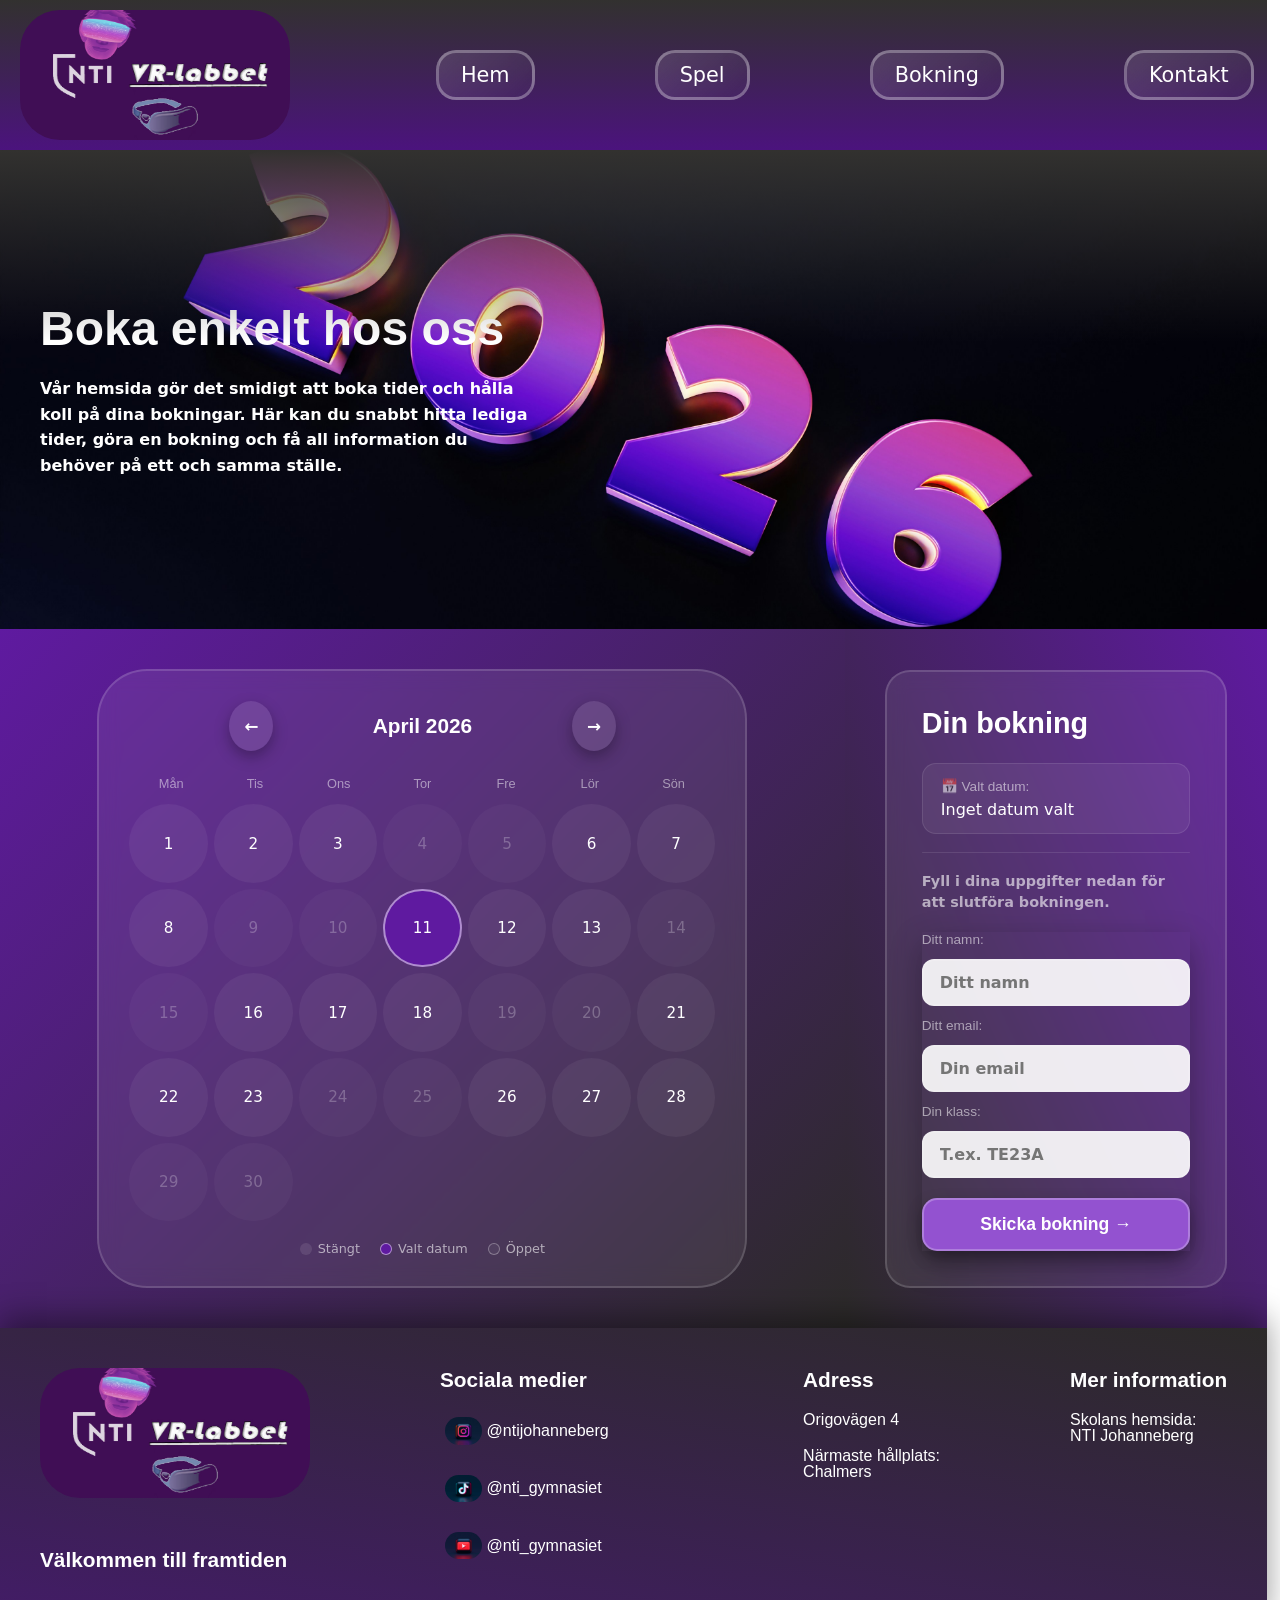
<file: boka.html>
<!DOCTYPE html>
<html lang="en">

<head>
    <meta charset="UTF-8">
    <meta name="viewport" content="width=device-width, initial-scale=1.0">
    <link rel="stylesheet" href="css/style.css">
    <title>VR-Bokningsida</title>
</head>

<body>
    <div id="wrapper_bokning">
        <header>
            <img class="logga" src="img/Logga_slutprojekt.jpg" alt="logga">
        </header>
        <nav>
            <button id="btnOpen">☰</button>
            <div id="nav-links">
                <button id="btnClose">✕</button>
                <a class="menu" href="index.html">Hem</a>
                <a class="menu" href="spel.html">Spel</a>
                <a class="menu" href="boka.html">Bokning</a>
                <a class="menu" href="kontakt.html">Kontakt</a>
            </div>
        </nav>
        <main id="main_kalender">
            <h2>Boka enkelt hos oss</h2>
            <p id="undertext">Vår hemsida gör det smidigt att boka tider och hålla koll på dina bokningar. Här kan du
                snabbt hitta lediga tider, göra en bokning och få all information du behöver på ett och samma ställe.
            </p>
        </main>
        <section id="kalender">
            <div id="kalender-container">
                <div id="kalender-header">
                    <button class="arrow" id="prevMonth">←</button>
                    <h3 id="kalender-month">April 2026</h3>
                    <button class="arrow" id="nextMonth">→</button>
                </div>
                <div id="kalender-dagar">
                    <span class="dag-namn">Mån</span>
                    <span class="dag-namn">Tis</span>
                    <span class="dag-namn">Ons</span>
                    <span class="dag-namn">Tor</span>
                    <span class="dag-namn">Fre</span>
                    <span class="dag-namn">Lör</span>
                    <span class="dag-namn">Sön</span>
                </div>
                <div id="kalender-grid">
                    <div class="dag">1</div>
                    <div class="dag">2</div>
                    <div class="dag">3</div>
                    <div class="dag ledig">4</div>
                    <div class="dag ledig">5</div>
                    <div class="dag">6</div>
                    <div class="dag">7</div>
                    <div class="dag">8</div>
                    <div class="dag ledig">9</div>
                    <div class="dag ledig">10</div>
                    <div class="dag vald">11</div>
                    <div class="dag">12</div>
                    <div class="dag">13</div>
                    <div class="dag ledig">14</div>
                    <div class="dag ledig">15</div>
                    <div class="dag">16</div>
                    <div class="dag">17</div>
                    <div class="dag">18</div>
                    <div class="dag ledig">19</div>
                    <div class="dag ledig">20</div>
                    <div class="dag">21</div>
                    <div class="dag">22</div>
                    <div class="dag">23</div>
                    <div class="dag ledig">24</div>
                    <div class="dag ledig">25</div>
                    <div class="dag">26</div>
                    <div class="dag">27</div>
                    <div class="dag">28</div>
                    <div class="dag ledig">29</div>
                    <div class="dag ledig">30</div>
                </div>
                <div id="kalender-legend">
                    <span class="legend-item"><span class="legend-dot ledig-dot"></span>Stängt</span>
                    <span class="legend-item"><span class="legend-dot vald-dot"></span>Valt datum</span>
                    <span class="legend-item"><span class="legend-dot oppet-dot"></span>Öppet</span>
                </div>
            </div>
        </section>
        <aside id="check_out">
            <div id="bokning-info">
                <h4>Din bokning</h4>
                <div class="bokning-valt">
                    <span class="bokning-label">📅 Valt datum:</span>
                    <span class="bokning-value" id="valt-datum">Inget datum valt</span>
                </div>
                <div class="bokning-divider"></div>
                <p class="bokning-instruktion">Fyll i dina uppgifter nedan för att slutföra bokningen.</p>
                <form id="bokning-form">
                    <label class="bokning-label" for="namn">Ditt namn:</label>
                    <input type="text" id="namn" name="namn" placeholder="Ditt namn" required>

                    <label class="bokning-label" for="email">Ditt email:</label>
                    <input type="email" id="email" name="email" placeholder="Din email" required>

                    <label class="bokning-label" for="klass">Din klass:</label>
                    <input type="text" id="klass" name="klass" placeholder="T.ex. TE23A" required>

                    <button type="submit" id="boka-btn">Skicka bokning →</button>
                </form>
            </div>
        </aside>
        <footer>
            <div id="f1">
                <img class="logga" src="img/Logga_slutprojekt.jpg" alt="logga">
                <h4>Välkommen till framtiden</h4>
            </div>
            <div id="f2">
                <h4>Sociala medier</h4>
                <a class="ft_text" href="https://www.instagram.com/ntijohanneberg/"><img class="ikon"
                        src="img/alexander-shatov-71Qk8ODIBko-unsplash.jpg" alt="insta">@ntijohanneberg</a>
                <a class="ft_text" href="https://www.youtube.com/channel/UCf7DmB9NKTJ86MOn4sPON3w"><img class="ikon"
                        src="img/alexander-shatov-I4p0FcjDBJI-unsplash.jpg" alt="youtube">@nti_gymnasiet</a>
                <a class="ft_text" href="https://www.tiktok.com/@nti_gymnasiet"><img class="ikon"
                        src="img/alexander-shatov-niUkImZcSP8-unsplash.jpg" alt="tiktok">@nti_gymnasiet</a>
            </div>
            <div id="f3">
                <h4>Adress</h4>
                <a class="ft_text"
                    href="https://www.google.com/maps?sca_esv=57d8031efe13a3fc&rlz=1C1GCEA_enSE1124SE1124&lsig=AB86z5VBpsnC34sSnODE3oDFwEGX&biw=1707&bih=735&dpr=1.13&um=1&ie=UTF-8&fb=1&gl=se&sa=X&geocode=KTHA5rAM809GMamSQcuj4RIF&daddr=Origov%C3%A4gen+4,+412+58+G%C3%B6teborg">Origovägen
                    4</a>
                <a class="ft_text" href="https://www.vasttrafik.se/reseplanering/hallplatser/9021014001960000/">Närmaste
                    hållplats: <br> Chalmers</a>
            </div>
            <div id="f4">
                <h4>Mer information</h4>
                <a class="ft_text" href="https://ntigymnasiet.se/johanneberg/">Skolans hemsida: <br>NTI Johanneberg</a>
            </div>
        </footer>
    </div>
    <script src="js/main.js"></script>
    </body>
</html>
</file>
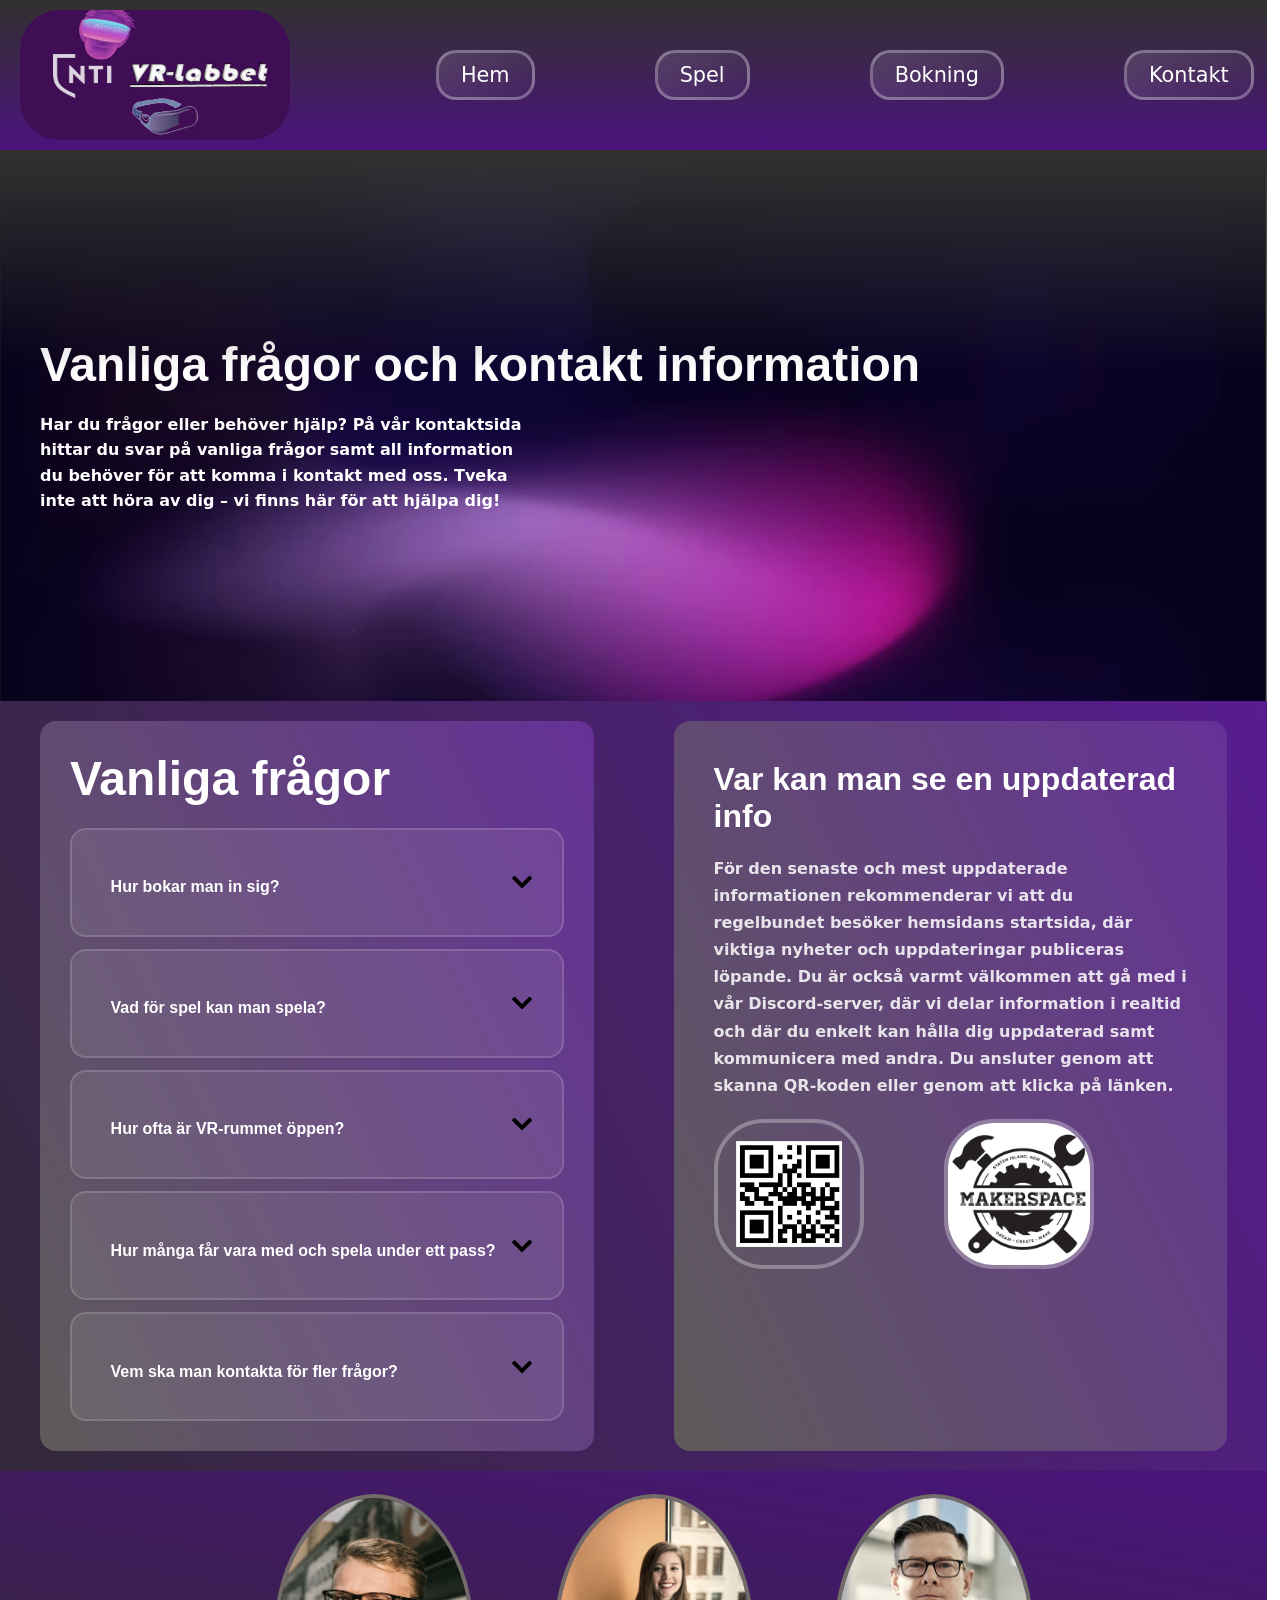
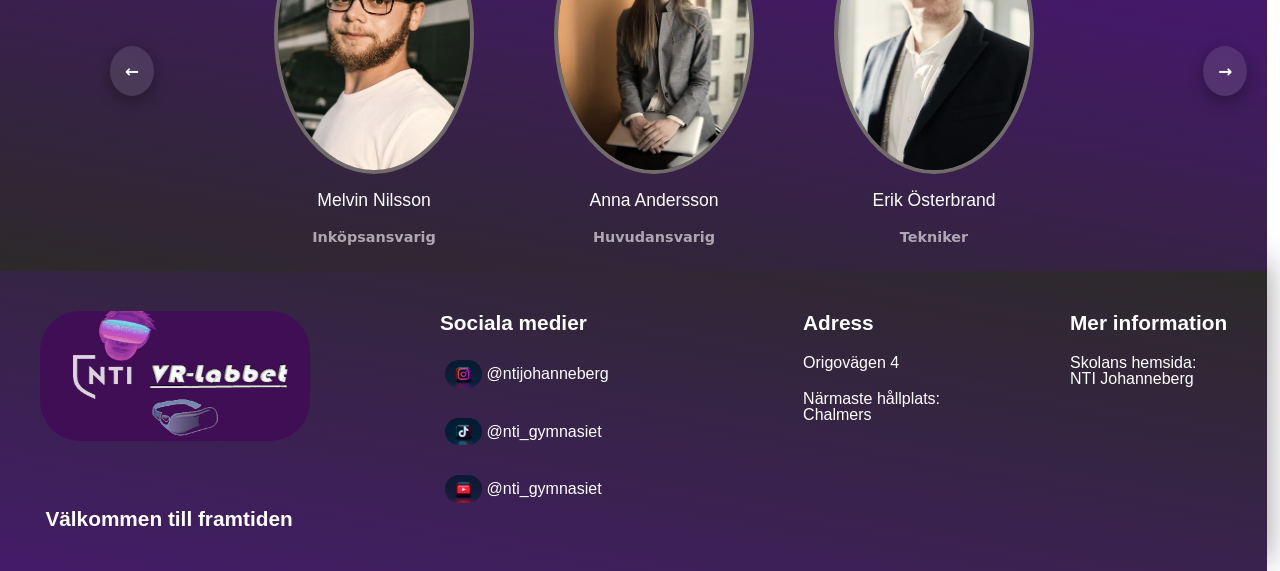
<file: kontakt.html>
<!DOCTYPE html>
<html lang="en">

<head>
    <meta charset="UTF-8">
    <meta name="viewport" content="width=device-width, initial-scale=1.0">
    <link rel="stylesheet" href="css/style.css">
    <title>VR-kontaktsida</title>
</head>

<body>
    <div id="wrapper_kontakt">
        <header>
            <img class="logga" src="img/Logga_slutprojekt.jpg" alt="logga">
        </header>
        <nav>
            <button id="btnOpen">☰</button>
            <div id="nav-links">
                <button id="btnClose">✕</button>
                <a class="menu" href="index.html">Hem</a>
                <a class="menu" href="spel.html">Spel</a>
                <a class="menu" href="boka.html">Bokning</a>
                <a class="menu" href="kontakt.html">Kontakt</a>
            </div>
        </nav>
        <main id="main_kontakt">
            <h2>Vanliga frågor och kontakt information</h2>
            <p id="undertext">Har du frågor eller behöver hjälp? På vår kontaktsida hittar du svar på vanliga frågor
                samt all information du behöver för att komma i kontakt med oss. Tveka inte att höra av dig – vi finns
                här för att hjälpa dig!</p>
        </main>
        <section id="updated_info">
            <h2>Var kan man se en uppdaterad info</h2>
            <p>För den senaste och mest uppdaterade informationen rekommenderar vi att du regelbundet besöker hemsidans
                startsida, där viktiga nyheter och uppdateringar publiceras löpande.

                Du är också varmt välkommen att gå med i vår Discord-server, där vi delar information i realtid och där
                du enkelt kan hålla dig uppdaterad samt kommunicera med andra. Du ansluter genom att skanna QR-koden
                eller genom att klicka på länken.</p>
            <div id="img_row">
            <img class="info_img" src="img/unnamed.png" alt="bild med qr kod samt länk">
            <img class="info_img" src="img/maker.webp" alt="makerspace logga">
            </div>
        </section>
        <aside id="questions">
            <h2>Vanliga frågor</h2>
            <div id="q1">
                <h3 class="version2">Hur bokar man in sig?</h3>
                <img class="pil_ner" src="img/arrow-down-icon.webp" alt="pil_ner">
                <h4 class="popup">Svar: Man kan boka in sig genom boknings sidan</h4>
            </div>
            <div id="q2">
                <h3 class="version2">Vad för spel kan man spela?</h3>
                <img class="pil_ner" src="img/arrow-down-icon.webp" alt="pil_ner">
                <h3 class="popup">Svar: Skolan äger flera spel, man kan få reda på en del av de på spel-sidan</h3>
            </div>
            <div id="q3">
                <h3 class="version2">Hur ofta är VR-rummet öppen?</h3>
                <img class="pil_ner" src="img/arrow-down-icon.webp" alt="pil_ner">
                <h3 class="popup">Svar: Den kommer att vara öppen 4 gånger i veckan</h3>
            </div>
            <div id="q4">
                <h3 class="version2">Hur många får vara med och spela under ett pass?</h3>
                <img class="pil_ner" src="img/arrow-down-icon.webp" alt="pil_ner">
                <h3 class="popup">Svar: I VR rummet får endast vara tre personer</h3>
            </div>
            <div id="q5">
                <h3 class="version2">Vem ska man kontakta för fler frågor?</h3>
                <img class="pil_ner" src="img/arrow-down-icon.webp" alt="pil_ner">
                <h3 class="popup">Svar: Huvudansvarig är Anna Andersson och ska kontakts i första hand</h3>
            </div>

        </aside>
        <article id="kontakt_personer">
            <h2>Kontakt personer</h2>
            <button class="arrow prev">←</button>
            <div class="slider-window">
                <div class="slider-track">
                    <div class="info-och-bilder">
                        <img class="workers" src="img/contact_person.avif" alt="">
                        <div class="cards_overlay">
                           <p>📞 070-123 45 67</p>
                           <p>✉️ melvin@skola.se</p>
                        </div>
                        <p class="worker_name">Melvin Nilsson</p>
                        <p class="worker_role">Inköpsansvarig</p>
                    </div>
                    <div class="info-och-bilder">
                        <img class="workers" src="img/worker2.avif" alt="">
                        <div class="cards_overlay">
                            <p>📞 070-125 17 55</p>
                            <p>✉️ anna@skola.se</p>
                        </div>
                        <p class="worker_name">Anna Andersson</p>
                        <p class="worker_role">Huvudansvarig</p>
                    </div>
                    <div class="info-och-bilder">
                        <img class="workers" src="img/arbetare.avif" alt="">
                        <div class="cards_overlay">
                            <p>📞 070-163 65 27</p>
                            <p>✉️ erik@skola.se</p>
                        </div>
                        <p class="worker_name">Erik Österbrand</p>
                        <p class="worker_role">Tekniker</p>
                    </div>
                     <div class="info-och-bilder">
                        <img class="workers" src="img/ivan-rohovchenko-B0z-iCSljeE-unsplash.jpg" alt="">
                        <div class="cards_overlay">
                            <p>📞 070-224 88 99</p>
                            <p>✉️ elsa@skola.se</p>
                        </div>
                        <p class="worker_name">Elsa</p>
                        <p class="worker_role">Boknings ansvarig</p>
                    </div>
                </div>
            </div>
            <button class="arrow next">→</button>
        </article>
        <footer>
            <div id="f1">
                <img class="logga" src="img/Logga_slutprojekt.jpg" alt="logga">
                <h3 id="new_h4">Välkommen till framtiden</h3>
            </div>
            <div id="f2">
                <h4>Sociala medier</h4>
                <a class="ft_text" href="https://www.instagram.com/ntijohanneberg/"><img class="ikon"
                        src="img/alexander-shatov-71Qk8ODIBko-unsplash.jpg" alt="insta">@ntijohanneberg</a>
                <a class="ft_text" href="https://www.youtube.com/channel/UCf7DmB9NKTJ86MOn4sPON3w"><img class="ikon"
                        src="img/alexander-shatov-I4p0FcjDBJI-unsplash.jpg" alt="youtube">@nti_gymnasiet</a>
                <a class="ft_text" href="https://www.tiktok.com/@nti_gymnasiet"><img class="ikon"
                        src="img/alexander-shatov-niUkImZcSP8-unsplash.jpg" alt="tiktok">@nti_gymnasiet</a>
            </div>
            <div id="f3">
                <h4>Adress</h4>
                <a class="ft_text"
                    href="https://www.google.com/maps?sca_esv=57d8031efe13a3fc&rlz=1C1GCEA_enSE1124SE1124&lsig=AB86z5VBpsnC34sSnODE3oDFwEGX&biw=1707&bih=735&dpr=1.13&um=1&ie=UTF-8&fb=1&gl=se&sa=X&geocode=KTHA5rAM809GMamSQcuj4RIF&daddr=Origov%C3%A4gen+4,+412+58+G%C3%B6teborg">Origovägen
                    4</a>
                <a class="ft_text" href="https://www.vasttrafik.se/reseplanering/hallplatser/9021014001960000/">Närmaste
                    hållplats: <br> Chalmers</a>
            </div>
            <div id="f4">
                <h4>Mer information</h4>
                <a class="ft_text" href="https://ntigymnasiet.se/johanneberg/">Skolans hemsida: <br>NTI Johanneberg</a>
            </div>
        </footer>
    </div>
    <script src="js/main.js"></script>
</body>

</html>
</file>
<file: css/style.css>
:root {
    --background_c: linear-gradient(#32312f, #4b137d);
    --border_line: 16px;

    --border_thing: 7px black solid;
    --primary: #5f1aa0;

    --secondary: #2c2a29;
    --accent: #7a2cff;

    --radius-md: 20px;
    --radius-lg: 30px;

    --shadow: 0 10px 25px rgba(0,0,0,0.3);
    --shadow-hover: 0 20px 45px rgba(0,0,0,0.5);

    --padding: 20px;
    --gap: 20px;

    --gradient-main: linear-gradient(135deg, #5f1aa0, #2c2a29);
    --gradient-reverse: linear-gradient(135deg, #2c2a29, #5f1aa0);

    --space-sm: 10px;
    --space-md: 20px;
    --space-lg: 40px;

    --big-text: 'Exo 2', sans-serif;
    --small-text: system-ui, -apple-system, BlinkMacSystemFont, 'Segoe UI', Roboto, Oxygen, Ubuntu, Cantarell, 'Open Sans', 'Helvetica Neue', sans-serif;
}

h1, h2, h3, h4 {
    font-family: var(--big-text);
    font-weight: 600;
}

p, ul, input, textarea, button {
    font-family: var(--small-text);
    font-weight: 600;
}

h2 {
    font-size: 3rem;
}

h3 {
    font-size: 1.5rem;
}

h4 {
    font-size: 1.3rem;
}

p {
    font-size: 1rem;
}

* {
    margin: 0;
    padding: 0;
    box-sizing: border-box;
}

body {
    overflow-x: hidden;
}

#wrapper {
    min-height: 150vh;
    width: 99vw;
    display: grid;
    grid-template-areas: 
    "hd nav nav"
    "ma ma ma"
    "se se as"
    "ft ft ft";
    grid-template-columns: 1fr 1fr 1fr;
    grid-template-rows: 150px 3.5fr 4.5fr 2fr;
}

header {
    grid-area: hd;
    background-image: var(--background_c);
    display: flex;
    align-items: center;
    padding-left: 20px;
}

nav {
    grid-area: nav;
    background-image: var(--background_c);
    display: flex;
    align-items: center;
    column-gap: 120px;
    justify-content: center;
}

main {
    grid-area: ma;
    background-image: url(../img/adria-garcia-sarceda-O560d5Mnc04-unsplash.jpg);
    background-size: 100% auto;
    background-position: 10% 20%;
    background-repeat: no-repeat;
    display: flex;
    flex-direction: column;
    justify-content: center;
    padding: 40px;
    position: relative;
    transition: transform 1s ease;
}

main:hover {
    transform: translateY(-5px);
    box-shadow: 0 12px 30px rgba(0,0,0,0.3);
    transform: scale(1.03);
}

section {
    grid-area: se;
    background: var(--gradient-main);
    display: flex;
    flex-direction: column;
    align-items: flex-start;
    padding: var(--space-lg);
    gap: var(--space-md);
}

aside {
    grid-area: as;
    background: linear-gradient(65deg, #2c2a29, #5f1aa0);
    display: flex;
    flex-direction: column;
    align-items: flex-start;
    padding: var(--space-lg);
    gap: var(--space-md);
}

footer {
    grid-area: ft;
    background: linear-gradient(10deg, #431c68, #2c2a29);
    box-shadow: 0 -10px 30px rgba(0,0,0,0.4);
    display: flex;
    flex-direction: row;
    justify-content: center;
    padding: var(--space-lg);
    column-gap: 130px;
    display: grid;
    grid-template-areas: 
    "f1 f2 f3 f4";
}

button {
    padding: 10px 22px;
    border-radius: var(--radius-md);
    font-size: 1.1rem;
    font-family: var(--small-text);
    transition: 0.3s ease;
}

.info_btn {
    background: var(--primary);
    color: white;
}

.info_btn:hover {
    background: #7a2cff;
    transform: translateY(-2px);
    box-shadow: var(--shadow-hover);
}

.menu {
    font-family: var(--small-text);
    text-decoration: none;
    font-size: 1.3rem;
    color: white;
    padding: 10px 22px;
    border-radius: var(--radius-md);
    background: linear-gradient(135deg, #ffffff20, #ffffff05);
    backdrop-filter: blur(10px);
    border: 3px rgba(255,255,255,0.3) solid;
    transition: all 0.3s ease;
}

h3 {
    color: white;
    padding: 2%;
    border-radius: var(--border_line);
    margin-top: 10px;
}

p {
    color: white;
    border-radius: 15px;
    line-height: 1.6;
}

#new_h4 {
    font-size: 1.3rem;
}

#text {
    background: linear-gradient(135deg, #5f1aa0, #1b1b2f);
    padding: var(--padding);
    border-radius: var(--radius-lg);
    box-shadow: 0 8px 20px rgba(0,0,0,0.2);
    max-width: 600px;
    transition: transform 0.3s ease, box-shadow 0.3s ease;
    transition: transform 0.3s ease;
    backdrop-filter: blur(10px);
    border: 2px solid rgba(255,255,255,0.15);
    border-radius: 20px;
    color: white;
}

#text:hover {
    transform: translateY(-5px);
    box-shadow: 0 12px 30px rgba(0,0,0,0.3);
    transform: scale(1.05);
}

.menu:hover {
    box-shadow: 0 12px 30px rgba(0,0,0,0.3);
    transform: translateY(4px);
    background: #5f1aa0;
}

#info {
    background: linear-gradient(135deg, #3b1c5c, #2c2a29);
    padding: 20px 20px 0 20px;
    border-radius: var(--radius-lg);
    box-shadow: 0 8px 20px rgba(0,0,0,0.2);
    max-width: 600px;
    transition: transform 0.3s ease, box-shadow 0.3s ease;
    gap: 5px;
    transition: transform 0.3s ease;
    border: 2px solid rgba(255,255,255,0.15);
}

#info:hover {
    transform: translateY(-5px);
    box-shadow: 0 12px 30px rgba(0,0,0,0.3);
    transform: scale(1.05);
}

ul {
    font-size: 1.1rem;
    font-family: var(--small-text);
    gap: 10px;
    line-height: 1.5;
    padding: 10px;
    font-weight: 400;
    color: white;
}

button {
    padding: 10px 22px;
    border-radius: 16px;
    font-size: 1.05rem;
    font-family: var(--small-text);
    color: white;
    background: linear-gradient(135deg, #5f1aa0, #3b1c5c);
    border: 1px solid rgba(255,255,255,0.15);
    cursor: pointer;
    transition: all 0.3s ease;
    box-shadow: 0 6px 15px rgba(0,0,0,0.3);
    margin: auto;
    margin-left: 33%;
    margin-bottom: 1%;
}

button:hover {
    box-shadow: 0 5px #666;
    transform: translateY(4px);
    color: white;
    background-color: #5f1aa0;
}

.mindre {
    display: block;
    max-height: 30%;
    width: 100%;
    border-radius: 40px;
    filter: sepia(0.6) blur(0.5px);
}

.mindre.mer {
    max-height: 30%;
    width: 100%;
}

.preview {
    max-height: 1px;       
    overflow: hidden;
    transition: max-height 0.5s ease;
}

.preview.expanded {
    max-height: 500px;      
}

.read-more {
    padding: 7px 20px;
    border-radius: 15px;
    font-size: 1.1rem;
    transition: 0.3s;
    margin-left: 33%;
    margin-bottom: 1%;
}

h2 {
    color: white;
    margin-bottom: 20px;
}

#undertext {
    color: white;
    max-width: 500px;
}

.extra_bilder {
    position: absolute;
    height: 30%;
    width: auto;
    right: 40px;
    bottom: 40px;
    height: 120px;
    width: auto;
    border-radius: 50px;
    border: 10px solid white;
    filter: sepia(0.8);
}

.bilder {
    position: absolute;
    height: 100%;
    width: 100px;
    right: 230px;
    bottom: 180px;
    height: 120px;
    width: auto;
    border-radius: 50px;
    border: 10px solid white;
    filter: sepia(0.6);
}

.bilder2 {
    position: absolute;
    height: 100%;
    width: 100px;
    right: 10px;
    bottom: 310px;
    height: 120px;
    width: auto;
    border-radius: 50px;
    border: 10px solid white;
    filter: sepia(0.6);
}

h4 {
    color: white;
}

#f1 {
    grid-area: f1;
    display: flex;
    flex-direction: column;
    justify-content: flex-start;
    gap: 50px;
}

#f2 {
    grid-area: f2;
    display: flex;
    flex-direction: column;
    gap: 20px;
}

#f3 {
    grid-area: f3;
    display: flex;
    flex-direction: column;
    gap: 20px;
}

#f4 {
    grid-area: f4;
    display: flex;
    flex-direction: column;
    gap: 20px;
}

.ft_text {
    color: white;
    font-family: var(--big-text);
    text-decoration: none;
    transition: transform 0.3s ease, box-shadow 0.3s ease;
    display: flex;
    line-height: 1;
    align-items: center;
}

.ft_text:hover {
    box-shadow: 0 5px #666;
    transform: translateY(4px);
    color: white;
    background-color: #5f1aa0;
    border-radius: 15px;
}

.ikon {
    height: 100%;
    width: 20%;
    border-radius: 20px;
    padding: 5px;
}

#btnOpen {
    display: none;
}

#btnClose {
    display: none;
}

.logga {
    height: 130px;
    width: 270px;
    border-radius: 40px;
    filter: grayscale(0.35);
}

#nav-links {
    display: flex;
    flex-direction: row;
    gap: 120px;
    align-items: center;
}

/*SIDA TVÅ*/
#container {
    max-height: 190vh;
    width: 100%;
    display: grid;
    grid-template-areas: 
    "hd nav nav"
    "ma ma ma"
    "ca ca ca"
    "se1 se1 se1";
    grid-template-columns: 1fr 1fr 1fr;
    grid-template-rows: 150px 500px 3.5fr 550px;
}

#cards article {
    border-radius: var(--radius-md);
    background: rgba(255,255,255,0.05);
    backdrop-filter: blur(10px);
    display: flex;
    align-items: center;
    justify-content: center;
    border: 4px solid rgba(255,255,255,0.2);
    box-shadow: 0 10px 25px rgba(0,0,0,0.5);
    transition: all 0.35s ease;
    overflow: hidden;
    position: relative;
}

#cards {
    grid-area: ca;
    display: grid;
    width: 100%;
    grid-template-areas: 
    "ru ru ru"
    "ar ar1 ar2"
    "ar3 ar4 ar5";
    grid-template-columns: 1fr 1fr 1fr;
    grid-template-rows: 0.5fr 2fr 2fr;
    gap: var(--space-md);
    padding: var(--space-lg);
    background: linear-gradient(180deg,#1b1b1b,#4b137d);
}

#cards article:hover {
    transform: translateY(-10px) scale(1.04);
    box-shadow: 0 20px 45px rgba(0,0,0,0.8);
    border: 4px solid rgba(74, 7, 97, 0.322);
    position: relative;
}

#ar { 
    grid-area: ar; 
}

#ar1 { 
    grid-area: ar1; 
}

#ar2 { 
    grid-area: ar2; 
}

#ar3 { 
    grid-area: ar3; 
}

#ar4 { 
    grid-area: ar4; 
}
#ar5 { 
    grid-area: ar5; 
}

#title {
    grid-area: ru;
    display: flex;
    flex-direction: row;
    justify-content: center;
}

video {
    position: absolute;
    inset: 0;
    width: 100%;
    height: 100%;
    object-fit: cover;
    z-index: 0;
}

.cards_bild {
    width: auto;
    height: 250px;
    border-radius: 20px;
    filter: brightness(0.9) contrast(1.1) sepia(0.5);
    transition: transform 0.4s ease;
    position: relative;
}

#new_games {
    grid-area: se1;
    background: linear-gradient(10deg, #431c68, #2c2a29);
    display: flex;
    justify-content: center;
    align-items: center;
    display: grid;
    grid-template-areas: 
    "im for";
    gap: 50px;
}

#forms {
    grid-area: for;
    display: flex;
    flex-direction: column;
    gap: 15px;
}

#improvemt {
    grid-area: im;
    height: 220px;
}

#kontakt-form {
    width: 420px;
    background: rgba(255,255,255,0.08);
    padding: 30px;
    border-radius: 20px;
    backdrop-filter: blur(8px);
    box-shadow: 0 10px 30px rgba(0,0,0,0.6);
    display: flex;
    flex-direction: column;
    gap: 12px;
    font-family: var(--big-text);
    color: white;
}

#kontakt-form input,
#kontakt-form textarea {
    padding: 12px;
    border-radius: 12px;
    border: 2px solid transparent;
    background: rgba(255,255,255,0.9);
    transition: 0.25s;
    font-family: var(--small-text);
}

#kontakt-form textarea {
    resize: vertical;
    min-height: 100px;
    font-family: var(--small-text);
}

#kontakt-form input:focus,
#kontakt-form textarea:focus {
    outline: none;
    border: 2px solid #7a2cff;
    transform: scale(1.02);
    font-family: var(--small-text);
}

#center {
    align-items: center;
}

main::before {
    content: "";
    position: absolute;
    inset: 0;
    background: linear-gradient(to bottom, #32312f 0%, rgba(0,0,0,0) 40%);
    z-index: 1;
}

.card_overlay {
    position: absolute;
    inset: 0;
    display: flex;
    border-radius: 45px;
    flex-direction: column;
    justify-content: center;
    align-items: center;
    gap: 15px;
    background: rgba(0,0,0,0.6);
    opacity: 0;
    transition: 0.35s;
    z-index: 3;
}

#cards article:hover .cards_bild {
    filter: blur(4px) brightness(0.6);
    opacity: 1;
}

#cards article:hover .card_overlay {
    opacity: 1;
}

.card_overlay h3 {
    color: white;
    background: none;
}

.info_btn {
    font-family: var(--small-text);
    text-decoration: none;
    font-size: 1.3rem;
    color: white;
    padding: 10px 22px;
    border-radius: 20px;
    background: linear-gradient(135deg, #ffffff20, #ffffff05);
    backdrop-filter: blur(10px);
    border: 3px rgba(255,255,255,0.3) solid;
    transition: 1s ease;
}

.info_btn:hover {
    background: linear-gradient(135deg, #32312f, #431c68);
    box-shadow: 0 12px 30px rgba(0,0,0,0.3);
    transform: translateY(4px);
}

#wrapper_kontakt {
    min-height: 150vh;
    width: 99vw;
    display: grid;
    grid-template-areas: 
    "hd nav nav nav"
    "ma ma ma ma"
    "as as se se"
    "ars ars ars ars"
    "ft ft ft ft";
    grid-template-columns: 1fr 0.5fr 1fr 0.5fr;
    grid-template-rows: 150px 2.5fr 3.5fr 400px 300px;
    background: linear-gradient(65deg, #2c2a29, #5f1aa0);
}

#questions {
    border-radius: var(--border_line);
    background: linear-gradient(65deg, #5e5b5a, #663198);
    display: flex;
    flex-direction: column;
    gap: 12px;
    margin: 20px 40px;
    padding: 30px;
}

#questions h2 {
    margin-bottom: 10px;
}

#q1, #q2, #q3, #q4, #q5 {
    background: rgba(255,255,255,0.08);
    padding: 15px 20px;
    border-radius: var(--border_line);
    border: 2px solid rgba(255,255,255,0.15);
    cursor: pointer;
    transition: all 0.3s ease;
    padding: 30px;
    width: 100%;
    display: flex;
    flex-direction: row;
    position: relative;
    flex-wrap: wrap;
    align-items: center;
}

#q1:hover, #q2:hover, #q3:hover, 
#q4:hover, #q5:hover {
    background: rgba(255,255,255,0.15);
    border: 2px solid rgba(255,255,255,0.35);
    transform: translateX(5px);
}

.version2 {
    color: white;
    font-size: 1rem;
}

#updated_info {
    border-radius: var(--border_line);
    background: linear-gradient(65deg, #5e5b5a, #663198);
    margin: 20px 40px;
    padding: 40px;
    display: flex;
    flex-direction: column;
    gap: 20px;
}

#updated_info h2 {
    font-size: 2rem;
    margin-bottom: 0;
}

#updated_info p {
    color: rgba(255,255,255,0.85);
    font-family: var(--small-text);
    line-height: 1.7;
}

#img_row {
    display: flex;
    flex-direction: row;
    gap: 80px;
}

.info_img {
    width: 150px;
    height: auto;
    border-radius: 50px;
    border: 4px solid rgba(255,255,255,0.3);
    align-self: flex-start;
}

#main_kontakt {
    background-image: url(../img/back2.avif);
}

#kontakt_personer {
    grid-area: ars;
    padding: 40px;
    display: flex;
    flex-direction: row;
    justify-content: center;
    align-items: center;
    gap: 20px;
    background: linear-gradient(10deg, #2c2a29, #4b137d);
}

#kontakt_personer h2 {
    position: absolute;
    width: 1px;
    height: 1px;
    padding: 0;
    margin: -1px;
    overflow: hidden;
    border: 0;
}

.info-och-bilder {
    display: flex;
    flex-direction: column;
    align-items: center;
    text-align: center;
    gap: 12px;
    flex-shrink: 0;
    width: 280px;
    position: relative;
    border-radius: 45px;
}

.workers {
    height: 280px;
    width: 200px;
    border-radius: 100%;
    border: 4px rgb(106, 103, 110) solid;
    filter: grayscale(0.3) sepia(0.2);
    transition: transform 0.3s ease, filter 0.3s ease;
    transition: 0.35s;
    z-index: 2;
}

.workers:hover {
    opacity: 1;
}

.worker_name {
    color: white;
    font-family: var(--big-text);
    font-size: 1.1rem;
    font-weight: 500;
}

.worker_role {
    color: rgba(255,255,255,0.6);
    font-family: var(--small-text);
    font-size: 0.9rem;
}

#kontakt_personer .arrow {
    position: absolute;
    top: 50%;
    transform: translateY(-50%);
}

#kontakt_personer {
    position: relative;
    justify-content: center;
}

#kontakt_personer .prev {
    left: 10px;
}

#kontakt_personer .next {
    right: 20px;
}

.arrow {
    background: rgba(255,255,255,0.1);
    border: none;
    color: white;
    cursor: pointer;
    padding: 10px 15px;
    border-radius: 50%;
    transition: 0.3s;
    margin-left: 100px;
    margin-bottom: 0;
    width: auto;
    height: 50px;
}

.slider-window {
    width: 840px;
    overflow: hidden;
    padding: var(--padding);
    position: relative;
    margin: 0 auto;
}

.slider-track {
    display: flex;
    gap: 0;
    transition: transform 0.4s ease;
    will-change: transform;
}

.arrow:hover {
    background: #5f1aa0;
    transform: scale(1.1);
}

.info-och-bilder .cards_overlay {
    border-radius: 45px;
    opacity: 0;
}

.info-och-bilder:hover .workers {
    filter: blur(3px) brightness(0.6);
    box-shadow: 0 20px 45px rgba(0,0,0,0.8);
}

.cards_overlay p {
    color: white;
    font-size: 1rem;
    margin: 5px 0;
}

.info-och-bilder:hover .cards_overlay {
    opacity: 1;
}

.cards_overlay .worker_name {
    color: white;
    font-size: 1.1rem;
}

.cards_overlay .worker_role {
    color: rgba(255,255,255,0.7);
    font-size: 0.9rem;
}

.cards_overlay {
    position: absolute;
    inset: 0;
    display: flex;
    flex-direction: column;
    justify-content: center;
    align-items: center;
    gap: 15px;
    opacity: 0;
    transition: 0.35s;
    z-index: 2;
}

.popup {
    display: none;
    flex-basis: 100%;
    width: 100%;
    margin-top: 10px;
    font-size: 1rem;
    color: rgb(194, 255, 255);
}

.popup_show {
    display: block;
}

#wrapper_bokning {
    min-height: 150vh;
    width: 99vw;
    display: grid;
    grid-template-areas: 
    "hd nav nav"
    "ma ma ma"
    "se2 se2 as"
    "ft ft ft";
    grid-template-columns: 1fr 1fr 1fr;
    grid-template-rows: 150px 2.4fr 3.5fr 300px;
    background: linear-gradient(65deg, #2c2a29, #5f1aa0);
}

#main_kalender {
    background-image: url(../img/boliviainteligente-MN4XSpNiP20-unsplash.jpg);
    background-position: center;
}

#kalender {
    background: linear-gradient(135deg, #5f1aa0, #2c2a29);
    grid-area: se2;
    display: flex;
    justify-content: center;
    align-items: center;
    padding: 40px;
}

#kalender-container {
    background: rgba(255,255,255,0.08);
    border-radius: 50px;
    border: 2px solid rgba(255,255,255,0.15);
    padding: 30px;
    width: 100%;
    max-width: 650px;
    backdrop-filter: blur(10px);
}

#kalender-header {
    display: flex;
    justify-content: space-between;
    align-items: center;
    margin-bottom: 20px;
}

#kalender-month {
    background: none;
    color: white;
    font-size: 1.3rem;
    padding: 0;
    margin: 0;
    border-radius: 0;
}

#kalender-dagar {
    display: grid;
    grid-template-columns: repeat(7, 1fr);
    margin-bottom: 8px;
}

.dag-namn {
    color: rgba(255,255,255,0.5);
    font-family: var(--big-text);
    font-size: 0.8rem;
    text-align: center;
    padding: 5px 0;
}

#kalender-grid {
    display: grid;
    grid-template-columns: repeat(7, 1fr);
    gap: 6px;
}

.dag {
    aspect-ratio: 1;
    display: flex;
    align-items: center;
    justify-content: center;
    border-radius: 50%;
    font-family: var(--small-text);
    font-size: 0.95rem;
    color: white;
    cursor: pointer;
    transition: 0.2s;
    background: rgba(255,255,255,0.05);
}

.dag:hover {
    background: rgba(255,255,255,0.2);
    transform: scale(1.1);
}

.dag.ledig {
    background: rgba(255,255,255,0.03);
    color: rgba(255,255,255,0.25);
    cursor: not-allowed;
}

.dag.ledig:hover {
    transform: none;
    background: rgba(255,255,255,0.03);
}

.dag.vald {
    background: #5f1aa0;
    border: 2px solid rgba(255,255,255,0.5);
}

#kalender-legend {
    display: flex;
    gap: 20px;
    margin-top: 20px;
    justify-content: center;
}

.legend-item {
    display: flex;
    align-items: center;
    gap: 6px;
    font-size: 0.8rem;
    color: rgba(255,255,255,0.6);
    font-family: var(--small-text);
}

.legend-dot {
    width: 12px;
    height: 12px;
    border-radius: 50%;
}

.ledig-dot { 
    background: rgba(255,255,255,0.1); 
}

.vald-dot { 
    background: #5f1aa0; border: 1px solid rgba(255,255,255,0.5); 
}

.oppet-dot { 
    background: rgba(255,255,255,0.05); 
    border: 1px solid rgba(255,255,255,0.3); 
}

#check_out {
    grid-area: as;
    background: linear-gradient(65deg, #2c2a29, #5f1aa0);
    display: flex;
    justify-content: center;
    align-items: center;
    padding: 40px;
}

#bokning-info {
    background: rgba(255,255,255,0.08);
    border-radius: 25px;
    border: 2px solid rgba(255,255,255,0.15);
    padding: 35px;
    width: 100%;
    backdrop-filter: blur(10px);
    display: flex;
    flex-direction: column;
    gap: 18px;
}

#bokning-info h4 {
    font-size: 1.8rem;
    color: white;
    margin-bottom: 5px;
}

.bokning-valt {
    background: rgba(255,255,255,0.06);
    border-radius: 14px;
    padding: 14px 18px;
    display: flex;
    flex-direction: column;
    gap: 6px;
    border: 1px solid rgba(255,255,255,0.1);
}

.bokning-label {
    color: rgba(255,255,255,0.55);
    font-size: 0.85rem;
    font-family: var(--big-text);
}

.bokning-value {
    color: white;
    font-family: var(--small-text);
    font-size: 1rem;
}

.bokning-divider {
    height: 1px;
    background: rgba(255,255,255,0.1);
    border-radius: 1px;
}

.bokning-instruktion {
    color: rgba(255,255,255,0.6);
    font-size: 0.9rem;
    line-height: 1.5;
}

#bokning-form {
    display: flex;
    flex-direction: column;
    gap: 12px;
    box-shadow: 0 12px 30px rgba(0,0,0,0.3);
    padding: 0;
    width: 100%;
}

#bokning-form input {
    padding: 12px 16px;
    border-radius: 12px;
    border: 2px solid rgba(255,255,255,0.15);
    background: rgba(255,255,255,0.9);
    font-family: var(--small-text);
    font-size: 1rem;
    transition: 0.25s;
    width: 100%;
}

#bokning-form input:focus {
    border: 2px #46424c solid;
    transform: scale(1.02);
}

#boka-btn {
    background: #9352d0;
    color: white;
    border: 2px rgba(255,255,255,0.25) solid;
    border-radius: 15px;
    padding: 14px;
    font-size: 1.1rem;
    font-family: var(--big-text);
    transition: 0.3s;
    margin: 8px 0 0 0;
    width: 100%;
}

#boka-btn:hover {
    background: #7a2cff;
    transform: translateY(-2px);
    box-shadow: 0 8px 20px rgba(0,0,0,0.3);
}

.pil_ner {
    height: 20px;
    width: auto;
    margin-left: auto;
    filter: hue-rotate(260deg) saturate(0.8) blur(0.3px);
    transition: transform 0.3s ease;
    flex-shrink: 0;
}

/* mobile sida för alla sidor */
@media screen and (max-width: 450px) {
    body {
        font-size: 16px;
        -webkit-tap-highlight-color: transparent;
        width: 100%;
        overflow-x: hidden;
    }

    #wrapper {
        width: 100%;
        min-height: 100vh;
        height: auto;
        grid-template-areas: 
        "nav hd"
        "ma ma"
        "se se"
        "ft ft";
        grid-template-columns: auto 1fr;
        grid-template-rows: 80px 60vh auto auto;
    }

    #container {
        width: 100%;
        min-height: 100vh;
        height: auto;
        grid-template-areas: 
        "nav hd"
        "ma ma"
        "ca ca"
        "ca ca"
        "se1 se1";
        grid-template-columns: auto 1fr;    
        grid-template-rows: auto auto auto auto 500px;
        width: 100%;
        overflow-x: hidden;
    }

    #wrapper_kontakt {
        width: 100%;
        min-height: 100vh;
        height: auto;
        grid-template-areas: 
        "nav hd"
        "ma ma"
        "se se" 
        "as as"
        "ars ars"
        "ft ft";
        grid-template-columns: auto 1fr;
        grid-template-rows: 80px 450px auto auto 1fr;
        width: 100%;
        overflow-x: hidden;
    }

    #wrapper_bokning {
        width: 100%;
        min-height: 100vh;
        height: auto;
        grid-template-areas: 
        "nav hd"
        "ma ma"
        "se2 se2"
        "as as"
        "ft ft";
        grid-template-columns: auto 1fr;
        grid-template-rows: 80px 350px 600px auto 1fr;
    }

    header,
    nav,
    main,
    section,
    aside,
    footer {
        width: 100%;
        min-width: 0;
    }

    header {
        padding: 10px;
    }

    .logga {
        width: 100px;
        height: auto;
    }

    nav {
        justify-content: space-between;
        padding: 10px;
    }

    #btnOpen {
        display: block;
        font-size: 2rem;
        background: none;
        border: none;
        color: white;
    }

    #nav-links {
        display: none;
        position: fixed;
        inset: 0;
        background: linear-gradient(#32312f, #4b137d);
        flex-direction: column;
        justify-content: center;
        align-items: center;
        z-index: 999;
        gap: 100px;
    }

    #nav-links.open {
        display: flex;
        justify-content: center;
    }

    #btnClose {
        display: block;
        margin-top: 50px;
    }

    #new_games p {
        display: none;
    }

    #new_games #text {
        display: none;
    }

    main {
        width: 100%;
        min-height: 60vh;
        padding: 20px;
        background-size: cover;
        background-position: center;
        display: flex;
        flex-direction: column;
        justify-content: center;
        overflow: hidden;
        position: relative;
    }   

    #main2{
        background-color: white;
    }

    .arrow {
        margin-left: 5px;
    }

    main video {
        position: absolute;
        inset: 0;
        width: 100%;
        height: 100%;
        object-fit: cover;
    }

    main::before {
        content: "";
        position: absolute;
        inset: 0;
        background: linear-gradient(to top, rgba(0,0,0,0.7), transparent);
        z-index: 1;
    }

    main * {
        position: relative;
        z-index: 2;
    }

    h2 {
        font-size: 1.5rem;
    }

    #undertext {
        font-size: 1rem;
    }

    .bilder,
    .bilder2,
    .extra_bilder {
        display: none;
    }

    aside {
        display: none;
    }

    section {
        padding: 20px;
    }

    #text,
    #info {
        max-width: 100%;
        padding: 15px;
    }

    #wrapper_kontakt section,
    #wrapper_kontakt aside {
        width: 100%;
        min-width: 0;
        margin-left: 5px;
        scale: 0.9;
    }

    .cards_bild {
        width: 100%;
        height: 160px;
        object-fit: cover;
    }

    #img_row {
        gap: 10px;
    }

    button,
    .read-more {
        width: 100%;
        margin: 10px 0;
    }

    #kontakt-form,
    #bokning-info,
    #kalender-container {
        width: 100%;
        max-width: 100%;
        scale: 1.12;
        align-items: center;
    }

    #kontakt-form {
        width: 100%;
        height: auto;
        padding: 15px;
        gap: 8px;
    }

    #cards {
        grid-area: ca;
        display: flex;
        flex-direction: column; 
        gap: 32px;
        padding: 12px;
        width: 100%;
    }

    #cards article {
        width: 100%;
        min-height: 180px;
        height: auto;
        border-radius: 18px;
        overflow: hidden;
        display: flex;
        flex-direction: column;
    }

    #forms {
        width: 100%;
        gap: 10px;
    }

    #kalender-container {
        margin-top: 100px;
    }

    .slider-window {
        width: 100%;
        overflow: hidden;
        scale: 1.1;
    }

    .workers {
        width: 120px;
        height: 170px;
    }

    .info-och-bilder {
        width: 140px;
    }

    #kontakt_personer {
        flex-direction: column;
        align-items: center;
        overflow-x: hidden;
    }

    .slider-window {
        width: 100%;
        max-width: 100%;
    }

    #kalender-container {
        width: 100%;
        padding: 15px;
    }

    *:hover {
        transform: none !important;
        box-shadow: none !important;
    }

    .cards_bild {
        width: 100%;
        height: 160px;
        object-fit: cover;
    }

    .card_overlay {
        opacity: 1;
        position: relative;
        background: rgba(0,0,0,0.4);
        padding: 10px;
        border-radius: 0;
    }

    #cards article:hover {
        transform: none;
    }

    #kontakt-form,
    #bokning-form {
        width: 100%;
        max-width: 100%;
        padding: 20px;
        scale: 1;
    }

    #kontakt-form input,
    #kontakt-form textarea,
    #bokning-form input {
        width: 100%;
    }

    #new_games {
        grid-template-areas: none;
        display: flex;
        flex-direction: column;
        gap: 20px;
        padding: 20px;
    }

    footer {
        display: flex;
        flex-direction: column;
        gap: 20px;
        justify-content: flex-start;
        padding: 25px;
    }

    #f1, #f2, #f3, #f4 {
        width: 100%;
        font-size: 1.2rem;
        padding: 10px;
    }

    footer {
        display: flex;
        flex-direction: column;
        gap: 25px;
        padding: 20px;
        text-align: left;
    }

    #f1, #f2, #f3, #f4 {
        width: 100%;
        padding: 0;
        gap: 12px;
    }

    #f1 {
        border-bottom: 1px solid rgba(255,255,255,0.1);
        padding-bottom: 15px;
    }

    h4 {
        font-size: 1.3rem;
        opacity: 0.8;
        margin-bottom: 5px;
    }

    .ft_text {
        font-size: 1rem;
        padding: 6px 0;
        border-radius: 8px;
    }

    .ft_text:hover {
        background: rgba(255,255,255,0.1);
        transform: none;
        box-shadow: none;
    }
}
</file>
